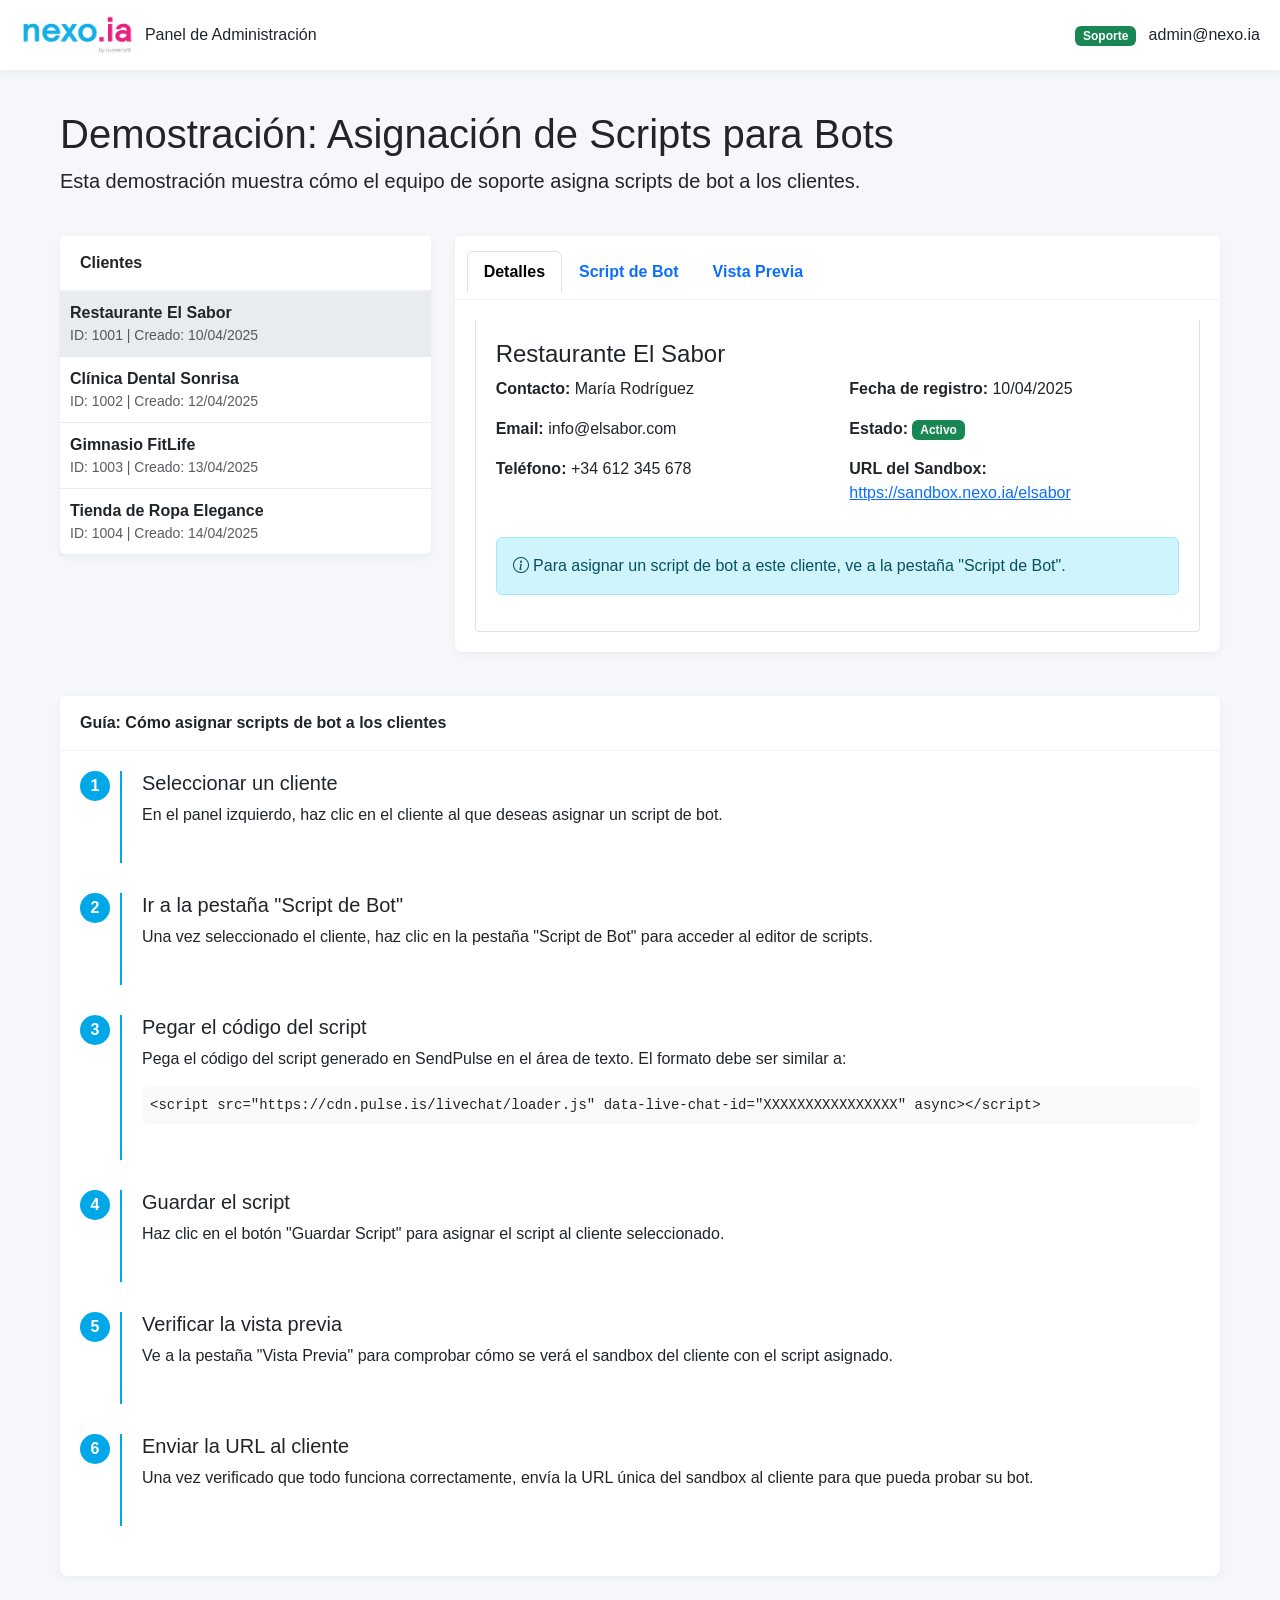
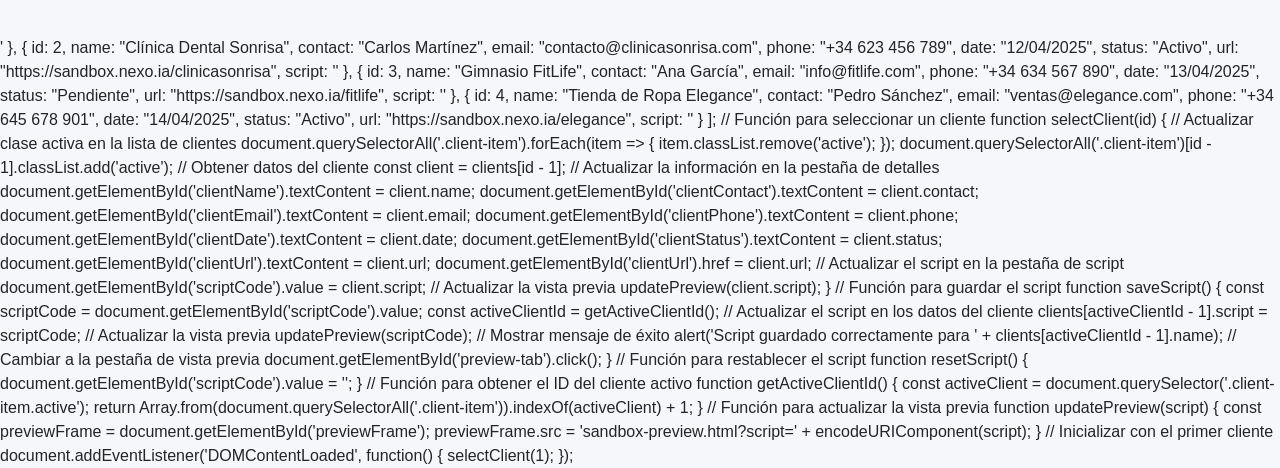
<file: index.html>
<!DOCTYPE html>
<html lang="es">
<head>
    <meta charset="UTF-8">
    <meta name="viewport" content="width=device-width, initial-scale=1.0">
    <title>Demo - Asignación de Scripts para Bots</title>
    <link href="https://cdn.jsdelivr.net/npm/bootstrap@5.3.0-alpha1/dist/css/bootstrap.min.css" rel="stylesheet">
    <link rel="stylesheet" href="https://cdn.jsdelivr.net/npm/bootstrap-icons@1.10.3/font/bootstrap-icons.css">
    <style>
        :root {
            --primary-color: #00A8E8;
            --secondary-color: #FF0066;
            --dark-color: #333333;
            --light-color: #F8F9FA;
        }
        
        body {
            font-family: 'Inter', -apple-system, BlinkMacSystemFont, 'Segoe UI', Roboto, Oxygen, Ubuntu, Cantarell, sans-serif;
            background-color: #f5f7fa;
            min-height: 100vh;
        }
        
        .header {
            background-color: white;
            padding: 15px 20px;
            box-shadow: 0 2px 10px rgba(0, 0, 0, 0.05);
            display: flex;
            justify-content: space-between;
            align-items: center;
        }
        
        .header .logo {
            display: flex;
            align-items: center;
        }
        
        .header .logo img {
            height: 40px;
            margin-right: 10px;
        }
        
        .main-content {
            padding: 40px 20px;
            max-width: 1200px;
            margin: 0 auto;
            width: 100%;
        }
        
        .card {
            border: none;
            border-radius: 8px;
            box-shadow: 0 2px 10px rgba(0, 0, 0, 0.05);
            margin-bottom: 20px;
        }
        
        .card-header {
            background-color: white;
            border-bottom: 1px solid rgba(0, 0, 0, 0.05);
            padding: 15px 20px;
            font-weight: 600;
        }
        
        .card-body {
            padding: 20px;
        }
        
        .btn-primary {
            background-color: var(--primary-color);
            border-color: var(--primary-color);
        }
        
        .btn-primary:hover {
            background-color: #0096cc;
            border-color: #0096cc;
        }
        
        .btn-secondary {
            background-color: var(--secondary-color);
            border-color: var(--secondary-color);
        }
        
        .btn-secondary:hover {
            background-color: #e6005c;
            border-color: #e6005c;
        }
        
        .preview-frame {
            width: 100%;
            height: 500px;
            border: 1px solid #ced4da;
            border-radius: 4px;
        }
        
        .step-container {
            position: relative;
            padding-left: 40px;
            margin-bottom: 30px;
        }
        
        .step-number {
            position: absolute;
            left: 0;
            top: 0;
            width: 30px;
            height: 30px;
            background-color: var(--primary-color);
            color: white;
            border-radius: 50%;
            display: flex;
            align-items: center;
            justify-content: center;
            font-weight: bold;
        }
        
        .step-content {
            border-left: 2px solid var(--primary-color);
            padding-left: 20px;
            padding-bottom: 20px;
        }
        
        .code-editor {
            font-family: monospace;
            height: 150px;
            border: 1px solid #ced4da;
            border-radius: 4px;
            padding: 10px;
            background-color: #f8f9fa;
            margin-bottom: 15px;
        }
        
        .client-list {
            max-height: 300px;
            overflow-y: auto;
        }
        
        .client-item {
            padding: 10px;
            border-bottom: 1px solid #e9ecef;
            cursor: pointer;
        }
        
        .client-item:hover {
            background-color: #f8f9fa;
        }
        
        .client-item.active {
            background-color: #e9ecef;
        }
        
        .tab-content {
            padding: 20px;
            border: 1px solid #dee2e6;
            border-top: none;
            border-radius: 0 0 4px 4px;
        }
    </style>
</head>
<body>
    <div class="header">
        <div class="logo">
            <img src="images/nexoia-logo.png" alt="Nexo.ia Logo">
            <span>Panel de Administración</span>
        </div>
        <div class="user-info">
            <span class="badge bg-success">Soporte</span>
            <span class="ms-2">admin@nexo.ia</span>
        </div>
    </div>
    
    <div class="main-content">
        <div class="row mb-4">
            <div class="col">
                <h1>Demostración: Asignación de Scripts para Bots</h1>
                <p class="lead">Esta demostración muestra cómo el equipo de soporte asigna scripts de bot a los clientes.</p>
            </div>
        </div>
        
        <div class="row">
            <div class="col-md-4">
                <div class="card">
                    <div class="card-header">
                        Clientes
                    </div>
                    <div class="card-body p-0">
                        <div class="client-list">
                            <div class="client-item active" onclick="selectClient(1)">
                                <strong>Restaurante El Sabor</strong>
                                <div class="small text-muted">ID: 1001 | Creado: 10/04/2025</div>
                            </div>
                            <div class="client-item" onclick="selectClient(2)">
                                <strong>Clínica Dental Sonrisa</strong>
                                <div class="small text-muted">ID: 1002 | Creado: 12/04/2025</div>
                            </div>
                            <div class="client-item" onclick="selectClient(3)">
                                <strong>Gimnasio FitLife</strong>
                                <div class="small text-muted">ID: 1003 | Creado: 13/04/2025</div>
                            </div>
                            <div class="client-item" onclick="selectClient(4)">
                                <strong>Tienda de Ropa Elegance</strong>
                                <div class="small text-muted">ID: 1004 | Creado: 14/04/2025</div>
                            </div>
                        </div>
                    </div>
                </div>
            </div>
            
            <div class="col-md-8">
                <div class="card">
                    <div class="card-header">
                        <ul class="nav nav-tabs card-header-tabs" id="clientTabs" role="tablist">
                            <li class="nav-item" role="presentation">
                                <button class="nav-link active" id="details-tab" data-bs-toggle="tab" data-bs-target="#details" type="button" role="tab" aria-controls="details" aria-selected="true">Detalles</button>
                            </li>
                            <li class="nav-item" role="presentation">
                                <button class="nav-link" id="script-tab" data-bs-toggle="tab" data-bs-target="#script" type="button" role="tab" aria-controls="script" aria-selected="false">Script de Bot</button>
                            </li>
                            <li class="nav-item" role="presentation">
                                <button class="nav-link" id="preview-tab" data-bs-toggle="tab" data-bs-target="#preview" type="button" role="tab" aria-controls="preview" aria-selected="false">Vista Previa</button>
                            </li>
                        </ul>
                    </div>
                    <div class="card-body">
                        <div class="tab-content" id="clientTabsContent">
                            <div class="tab-pane fade show active" id="details" role="tabpanel" aria-labelledby="details-tab">
                                <h4 id="clientName">Restaurante El Sabor</h4>
                                <div class="row mb-3">
                                    <div class="col-md-6">
                                        <p><strong>Contacto:</strong> <span id="clientContact">María Rodríguez</span></p>
                                        <p><strong>Email:</strong> <span id="clientEmail">info@elsabor.com</span></p>
                                        <p><strong>Teléfono:</strong> <span id="clientPhone">+34 612 345 678</span></p>
                                    </div>
                                    <div class="col-md-6">
                                        <p><strong>Fecha de registro:</strong> <span id="clientDate">10/04/2025</span></p>
                                        <p><strong>Estado:</strong> <span class="badge bg-success" id="clientStatus">Activo</span></p>
                                        <p><strong>URL del Sandbox:</strong> <a href="#" id="clientUrl">https://sandbox.nexo.ia/elsabor</a></p>
                                    </div>
                                </div>
                                <div class="alert alert-info">
                                    <i class="bi bi-info-circle"></i> Para asignar un script de bot a este cliente, ve a la pestaña "Script de Bot".
                                </div>
                            </div>
                            <div class="tab-pane fade" id="script" role="tabpanel" aria-labelledby="script-tab">
                                <h4>Asignar Script de Bot</h4>
                                <p>Pega el código del script generado en SendPulse para este cliente:</p>
                                <div class="mb-3">
                                    <label for="scriptCode" class="form-label">Código del Script</label>
                                    <textarea class="form-control code-editor" id="scriptCode" rows="5" placeholder="<script src=&quot;https://cdn.pulse.is/livechat/loader.js&quot; data-live-chat-id=&quot;XXXXXXXXXXXXXXXX&quot; async></script>"><script src="https://cdn.pulse.is/livechat/loader.js" data-live-chat-id="67eabd515dfe9165850922ec" async></script></textarea>
                                </div>
                                <div class="d-flex justify-content-between">
                                    <button type="button" class="btn btn-secondary" onclick="resetScript()">Restablecer</button>
                                    <button type="button" class="btn btn-primary" onclick="saveScript()">Guardar Script</button>
                                </div>
                            </div>
                            <div class="tab-pane fade" id="preview" role="tabpanel" aria-labelledby="preview-tab">
                                <h4>Vista Previa del Sandbox</h4>
                                <p>Así es como verá el cliente su sandbox de bot:</p>
                                <div class="preview-container">
                                    <iframe id="previewFrame" class="preview-frame" src="sandbox-preview.html"></iframe>
                                </div>
                            </div>
                        </div>
                    </div>
                </div>
            </div>
        </div>
        
        <div class="row mt-4">
            <div class="col">
                <div class="card">
                    <div class="card-header">
                        Guía: Cómo asignar scripts de bot a los clientes
                    </div>
                    <div class="card-body">
                        <div class="step-container">
                            <div class="step-number">1</div>
                            <div class="step-content">
                                <h5>Seleccionar un cliente</h5>
                                <p>En el panel izquierdo, haz clic en el cliente al que deseas asignar un script de bot.</p>
                            </div>
                        </div>
                        
                        <div class="step-container">
                            <div class="step-number">2</div>
                            <div class="step-content">
                                <h5>Ir a la pestaña "Script de Bot"</h5>
                                <p>Una vez seleccionado el cliente, haz clic en la pestaña "Script de Bot" para acceder al editor de scripts.</p>
                            </div>
                        </div>
                        
                        <div class="step-container">
                            <div class="step-number">3</div>
                            <div class="step-content">
                                <h5>Pegar el código del script</h5>
                                <p>Pega el código del script generado en SendPulse en el área de texto. El formato debe ser similar a:</p>
                                <pre class="bg-light p-2 rounded"><code>&lt;script src="https://cdn.pulse.is/livechat/loader.js" data-live-chat-id="XXXXXXXXXXXXXXXX" async&gt;&lt;/script&gt;</code></pre>
                            </div>
                        </div>
                        
                        <div class="step-container">
                            <div class="step-number">4</div>
                            <div class="step-content">
                                <h5>Guardar el script</h5>
                                <p>Haz clic en el botón "Guardar Script" para asignar el script al cliente seleccionado.</p>
                            </div>
                        </div>
                        
                        <div class="step-container">
                            <div class="step-number">5</div>
                            <div class="step-content">
                                <h5>Verificar la vista previa</h5>
                                <p>Ve a la pestaña "Vista Previa" para comprobar cómo se verá el sandbox del cliente con el script asignado.</p>
                            </div>
                        </div>
                        
                        <div class="step-container">
                            <div class="step-number">6</div>
                            <div class="step-content">
                                <h5>Enviar la URL al cliente</h5>
                                <p>Una vez verificado que todo funciona correctamente, envía la URL única del sandbox al cliente para que pueda probar su bot.</p>
                            </div>
                        </div>
                    </div>
                </div>
            </div>
        </div>
    </div>
    
    <script src="https://cdn.jsdelivr.net/npm/bootstrap@5.3.0-alpha1/dist/js/bootstrap.bundle.min.js"></script>
    <script>
        // Datos de ejemplo para los clientes
        const clients = [
            {
                id: 1,
                name: "Restaurante El Sabor",
                contact: "María Rodríguez",
                email: "info@elsabor.com",
                phone: "+34 612 345 678",
                date: "10/04/2025",
                status: "Activo",
                url: "https://sandbox.nexo.ia/elsabor",
                script: '<script src="https://cdn.pulse.is/livechat/loader.js" data-live-chat-id="67eabd515dfe9165850922ec" async></script>'
            },
            {
                id: 2,
                name: "Clínica Dental Sonrisa",
                contact: "Carlos Martínez",
                email: "contacto@clinicasonrisa.com",
                phone: "+34 623 456 789",
                date: "12/04/2025",
                status: "Activo",
                url: "https://sandbox.nexo.ia/clinicasonrisa",
                script: '<script src="https://cdn.pulse.is/livechat/loader.js" data-live-chat-id="89fabcd615dfe9165850933fd" async></script>'
            },
            {
                id: 3,
                name: "Gimnasio FitLife",
                contact: "Ana García",
                email: "info@fitlife.com",
                phone: "+34 634 567 890",
                date: "13/04/2025",
                status: "Pendiente",
                url: "https://sandbox.nexo.ia/fitlife",
                script: ''
            },
            {
                id: 4,
                name: "Tienda de Ropa Elegance",
                contact: "Pedro Sánchez",
                email: "ventas@elegance.com",
                phone: "+34 645 678 901",
                date: "14/04/2025",
                status: "Activo",
                url: "https://sandbox.nexo.ia/elegance",
                script: '<script src="https://cdn.pulse.is/livechat/loader.js" data-live-chat-id="12abcde715dfe9165850944gh" async></script>'
            }
        ];
        
        // Función para seleccionar un cliente
        function selectClient(id) {
            // Actualizar clase activa en la lista de clientes
            document.querySelectorAll('.client-item').forEach(item => {
                item.classList.remove('active');
            });
            document.querySelectorAll('.client-item')[id - 1].classList.add('active');
            
            // Obtener datos del cliente
            const client = clients[id - 1];
            
            // Actualizar la información en la pestaña de detalles
            document.getElementById('clientName').textContent = client.name;
            document.getElementById('clientContact').textContent = client.contact;
            document.getElementById('clientEmail').textContent = client.email;
            document.getElementById('clientPhone').textContent = client.phone;
            document.getElementById('clientDate').textContent = client.date;
            document.getElementById('clientStatus').textContent = client.status;
            document.getElementById('clientUrl').textContent = client.url;
            document.getElementById('clientUrl').href = client.url;
            
            // Actualizar el script en la pestaña de script
            document.getElementById('scriptCode').value = client.script;
            
            // Actualizar la vista previa
            updatePreview(client.script);
        }
        
        // Función para guardar el script
        function saveScript() {
            const scriptCode = document.getElementById('scriptCode').value;
            const activeClientId = getActiveClientId();
            
            // Actualizar el script en los datos del cliente
            clients[activeClientId - 1].script = scriptCode;
            
            // Actualizar la vista previa
            updatePreview(scriptCode);
            
            // Mostrar mensaje de éxito
            alert('Script guardado correctamente para ' + clients[activeClientId - 1].name);
            
            // Cambiar a la pestaña de vista previa
            document.getElementById('preview-tab').click();
        }
        
        // Función para restablecer el script
        function resetScript() {
            document.getElementById('scriptCode').value = '';
        }
        
        // Función para obtener el ID del cliente activo
        function getActiveClientId() {
            const activeClient = document.querySelector('.client-item.active');
            return Array.from(document.querySelectorAll('.client-item')).indexOf(activeClient) + 1;
        }
        
        // Función para actualizar la vista previa
        function updatePreview(script) {
            const previewFrame = document.getElementById('previewFrame');
            previewFrame.src = 'sandbox-preview.html?script=' + encodeURIComponent(script);
        }
        
        // Inicializar con el primer cliente
        document.addEventListener('DOMContentLoaded', function() {
            selectClient(1);
        });
    </script>
</body>
</html>
</file>
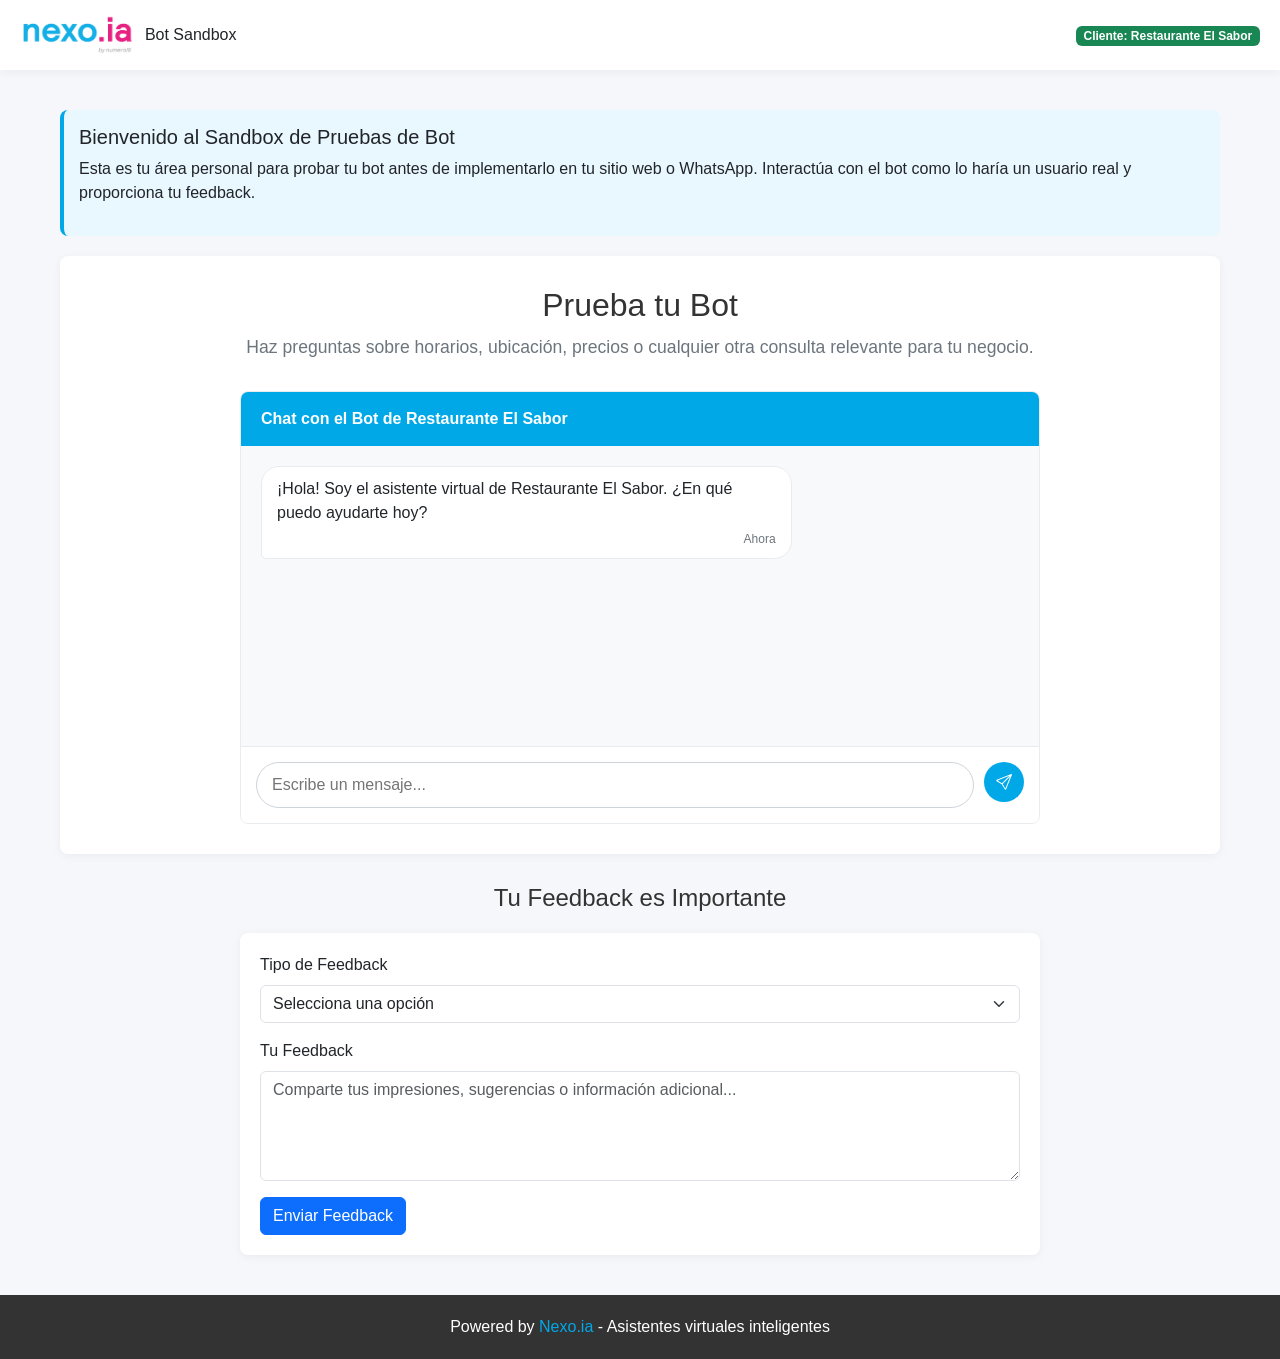
<file: client-view.html>
<!DOCTYPE html>
<html lang="es">
<head>
    <meta charset="UTF-8">
    <meta name="viewport" content="width=device-width, initial-scale=1.0">
    <title>Vista de Cliente - Bot Sandbox</title>
    <link href="https://cdn.jsdelivr.net/npm/bootstrap@5.3.0-alpha1/dist/css/bootstrap.min.css" rel="stylesheet">
    <style>
        :root {
            --primary-color: #00A8E8;
            --secondary-color: #FF0066;
            --dark-color: #333333;
            --light-color: #F8F9FA;
        }
        
        body {
            font-family: 'Inter', -apple-system, BlinkMacSystemFont, 'Segoe UI', Roboto, Oxygen, Ubuntu, Cantarell, sans-serif;
            background-color: #f5f7fa;
            min-height: 100vh;
            display: flex;
            flex-direction: column;
        }
        
        .header {
            background-color: white;
            padding: 15px 20px;
            box-shadow: 0 2px 10px rgba(0, 0, 0, 0.05);
            display: flex;
            justify-content: space-between;
            align-items: center;
        }
        
        .header .logo {
            display: flex;
            align-items: center;
        }
        
        .header .logo img {
            height: 40px;
            margin-right: 10px;
        }
        
        .main-content {
            flex: 1;
            padding: 40px 20px;
            max-width: 1200px;
            margin: 0 auto;
            width: 100%;
        }
        
        .sandbox-container {
            background-color: white;
            border-radius: 8px;
            box-shadow: 0 2px 10px rgba(0, 0, 0, 0.05);
            padding: 30px;
            margin-bottom: 30px;
        }
        
        .sandbox-header {
            margin-bottom: 30px;
            text-align: center;
        }
        
        .sandbox-header h1 {
            font-size: 2rem;
            color: var(--dark-color);
            margin-bottom: 10px;
        }
        
        .sandbox-header p {
            font-size: 1.1rem;
            color: #6c757d;
        }
        
        .chat-container {
            max-width: 800px;
            margin: 0 auto;
            border: 1px solid #e9ecef;
            border-radius: 8px;
            overflow: hidden;
        }
        
        .chat-header {
            background-color: var(--primary-color);
            color: white;
            padding: 15px 20px;
            font-weight: 600;
        }
        
        .chat-messages {
            height: 300px;
            overflow-y: auto;
            padding: 20px;
            background-color: #f8f9fa;
        }
        
        .message {
            margin-bottom: 15px;
            display: flex;
        }
        
        .message.bot {
            justify-content: flex-start;
        }
        
        .message.user {
            justify-content: flex-end;
        }
        
        .message-content {
            max-width: 70%;
            padding: 10px 15px;
            border-radius: 18px;
            position: relative;
        }
        
        .message.bot .message-content {
            background-color: white;
            border: 1px solid #e9ecef;
            border-bottom-left-radius: 5px;
        }
        
        .message.user .message-content {
            background-color: var(--primary-color);
            color: white;
            border-bottom-right-radius: 5px;
        }
        
        .message-time {
            font-size: 0.75rem;
            color: #6c757d;
            margin-top: 5px;
            text-align: right;
        }
        
        .message.user .message-time {
            color: rgba(255, 255, 255, 0.8);
        }
        
        .chat-input {
            display: flex;
            padding: 15px;
            background-color: white;
            border-top: 1px solid #e9ecef;
        }
        
        .chat-input input {
            flex: 1;
            padding: 10px 15px;
            border: 1px solid #ced4da;
            border-radius: 30px;
            margin-right: 10px;
        }
        
        .chat-input button {
            background-color: var(--primary-color);
            color: white;
            border: none;
            border-radius: 50%;
            width: 40px;
            height: 40px;
            display: flex;
            align-items: center;
            justify-content: center;
            cursor: pointer;
        }
        
        .chat-input button:hover {
            background-color: #0096cc;
        }
        
        .feedback-container {
            max-width: 800px;
            margin: 30px auto 0;
        }
        
        .feedback-header {
            margin-bottom: 20px;
            text-align: center;
        }
        
        .feedback-header h2 {
            font-size: 1.5rem;
            color: var(--dark-color);
        }
        
        .feedback-form {
            background-color: white;
            border-radius: 8px;
            box-shadow: 0 2px 10px rgba(0, 0, 0, 0.05);
            padding: 20px;
        }
        
        .footer {
            background-color: var(--dark-color);
            color: white;
            padding: 20px;
            text-align: center;
            margin-top: auto;
        }
        
        .footer p {
            margin: 0;
        }
        
        .footer a {
            color: var(--primary-color);
            text-decoration: none;
        }
        
        .footer a:hover {
            text-decoration: underline;
        }
        
        .client-info {
            background-color: #e9f7fe;
            border-radius: 8px;
            padding: 15px;
            margin-bottom: 20px;
            border-left: 4px solid var(--primary-color);
        }
        
        @media (max-width: 768px) {
            .main-content {
                padding: 20px 10px;
            }
            
            .sandbox-container {
                padding: 20px;
            }
            
            .message-content {
                max-width: 85%;
            }
        }
    </style>
</head>
<body>
    <div class="header">
        <div class="logo">
            <img src="images/nexoia-logo.png" alt="Nexo.ia Logo">
            <span>Bot Sandbox</span>
        </div>
        <div>
            <span class="badge bg-success">Cliente: Restaurante El Sabor</span>
        </div>
    </div>
    
    <div class="main-content">
        <div class="client-info">
            <h5>Bienvenido al Sandbox de Pruebas de Bot</h5>
            <p>Esta es tu área personal para probar tu bot antes de implementarlo en tu sitio web o WhatsApp. Interactúa con el bot como lo haría un usuario real y proporciona tu feedback.</p>
        </div>
        
        <div class="sandbox-container">
            <div class="sandbox-header">
                <h1>Prueba tu Bot</h1>
                <p>Haz preguntas sobre horarios, ubicación, precios o cualquier otra consulta relevante para tu negocio.</p>
            </div>
            
            <div class="chat-container">
                <div class="chat-header">
                    Chat con el Bot de Restaurante El Sabor
                </div>
                <div class="chat-messages" id="chatMessages">
                    <div class="message bot">
                        <div class="message-content">
                            ¡Hola! Soy el asistente virtual de Restaurante El Sabor. ¿En qué puedo ayudarte hoy?
                            <div class="message-time">Ahora</div>
                        </div>
                    </div>
                </div>
                <div class="chat-input">
                    <input type="text" id="messageInput" placeholder="Escribe un mensaje..." autocomplete="off">
                    <button id="sendButton">
                        <svg xmlns="http://www.w3.org/2000/svg" width="16" height="16" fill="currentColor" class="bi bi-send" viewBox="0 0 16 16">
                            <path d="M15.854.146a.5.5 0 0 1 .11.54l-5.819 14.547a.75.75 0 0 1-1.329.124l-3.178-4.995L.643 7.184a.75.75 0 0 1 .124-1.33L15.314.037a.5.5 0 0 1 .54.11ZM6.636 10.07l2.761 4.338L14.13 2.576 6.636 10.07Zm6.787-8.201L1.591 6.602l4.339 2.76 7.494-7.493Z"/>
                        </svg>
                    </button>
                </div>
            </div>
        </div>
        
        <div class="feedback-container">
            <div class="feedback-header">
                <h2>Tu Feedback es Importante</h2>
            </div>
            <div class="feedback-form">
                <form id="feedbackForm">
                    <div class="mb-3">
                        <label for="feedbackType" class="form-label">Tipo de Feedback</label>
                        <select class="form-select" id="feedbackType" name="feedback_type" required>
                            <option value="" selected disabled>Selecciona una opción</option>
                            <option value="approval">Aprobación - El bot funciona correctamente</option>
                            <option value="correction">Corrección - El bot necesita mejoras</option>
                            <option value="additional_info">Información Adicional - Tengo más datos para el bot</option>
                        </select>
                    </div>
                    
                    <div class="mb-3">
                        <label for="feedbackText" class="form-label">Tu Feedback</label>
                        <textarea class="form-control" id="feedbackText" name="feedback_text" rows="4" required placeholder="Comparte tus impresiones, sugerencias o información adicional..."></textarea>
                    </div>
                    
                    <button type="submit" class="btn btn-primary">Enviar Feedback</button>
                </form>
            </div>
        </div>
    </div>
    
    <div class="footer">
        <p>Powered by <a href="https://nexo.ia" target="_blank">Nexo.ia</a> - Asistentes virtuales inteligentes</p>
    </div>
    
    <script>
        // Elementos del DOM
        const chatMessages = document.getElementById('chatMessages');
        const messageInput = document.getElementById('messageInput');
        const sendButton = document.getElementById('sendButton');
        const feedbackForm = document.getElementById('feedbackForm');
        
        // Respuestas predefinidas para el bot de restaurante
        const botResponses = {
            'horario': 'Nuestro horario es de martes a domingo de 12:00 a 16:00 y de 20:00 a 00:00. Los lunes permanecemos cerrados.',
            'ubicacion': 'Estamos ubicados en Calle Gran Vía 123, Madrid. Puedes encontrarnos fácilmente en Google Maps.',
            'reserva': 'Para hacer una reserva, puedes llamarnos al teléfono +34 612 345 678 o hacerla directamente desde nuestra web www.elsabor.com/reservas',
            'menu': 'Nuestro menú incluye una variedad de platos mediterráneos con toques de fusión. Tenemos opciones vegetarianas, veganas y sin gluten. Puedes ver el menú completo en nuestra web.',
            'precio': 'El precio medio por persona es de 25-35€. Contamos con menú del día a 15€ (de martes a viernes al mediodía) y menú degustación a 45€.',
            'delivery': 'Sí, hacemos entregas a domicilio a través de nuestra propia plataforma o mediante Glovo y Uber Eats.',
            'covid': 'Seguimos todas las medidas de seguridad e higiene recomendadas. Nuestro personal está vacunado y usamos sistemas de purificación de aire.',
            'parking': 'No disponemos de parking propio, pero hay un aparcamiento público a 100 metros del restaurante.',
            'default': 'Gracias por tu pregunta. ¿Podrías ser más específico para poder ayudarte mejor?'
        };
        
        // Función para añadir un mensaje al chat
        function addMessage(text, isUser = false) {
            const messageDiv = document.createElement('div');
            messageDiv.className = `message ${isUser ? 'user' : 'bot'}`;
            
            const now = new Date();
            const hours = now.getHours().toString().padStart(2, '0');
            const minutes = now.getMinutes().toString().padStart(2, '0');
            const timeString = `${hours}:${minutes}`;
            
            messageDiv.innerHTML = `
                <div class="message-content">
                    ${text}
                    <div class="message-time">${timeString}</div>
                </div>
            `;
            
            chatMessages.appendChild(messageDiv);
            chatMessages.scrollTop = chatMessages.scrollHeight;
        }
        
        // Función para obtener respuesta del bot
        function getBotResponse(userMessage) {
            const message = userMessage.toLowerCase();
            
            if (message.includes('horario') || message.includes('hora') || message.includes('abierto')) {
                return botResponses.horario;
            } else if (message.includes('ubicacion') || message.includes('direccion') || message.includes('donde') || message.includes('lugar')) {
                return botResponses.ubicacion;
            } else if (message.includes('reserva') || message.includes('reservar') || message.includes('mesa')) {
                return botResponses.reserva;
            } else if (message.includes('menu') || message.includes('carta') || message.includes('platos') || message.includes('comida')) {
                return botResponses.menu;
            } else if (message.includes('precio') || message.includes('costo') || message.includes('cuanto') || message.includes('valor')) {
                return botResponses.precio;
            } else if (message.includes('delivery') || message.includes('domicilio') || message.includes('llevar') || message.includes('casa')) {
                return botResponses.delivery;
            } else if (message.includes('covid') || message.includes('seguridad') || message.includes('higiene') || message.includes('medidas')) {
                return botResponses.covid;
            } else if (message.includes('parking') || message.includes('aparcar') || message.includes('estacionar') || message.includes('aparcamiento')) {
                return botResponses.parking;
            } else {
                return botResponses.default;
            }
        }
        
        // Función para enviar un mensaje
        function sendMessage() {
            const text = messageInput.value.trim();
            if (text === '') return;
            
            // Añadir mensaje del usuario
            addMessage(text, true);
            messageInput.value = '';
            
            // Simular respuesta del bot
            setTimeout(() => {
                const botResponse = getBotResponse(text);
                addMessage(botResponse);
            }, 1000);
        }
        
        // Event listeners
        sendButton.addEventListener('click', sendMessage);
        
        messageInput.addEventListener('keypress', (e) => {
            if (e.key === 'Enter') {
                sendMessage();
                e.preventDefault();
            }
        });
        
        feedbackForm.addEventListener('submit', (e) => {
            e.preventDefault();
            const feedbackType = document.getElementById('feedbackType').value;
            const feedbackText = document.getElementById('feedbackText').value;
            
            if (feedbackType && feedbackText) {
                alert('¡Gracias por tu feedback! Ha sido enviado correctamente a nuestro equipo.');
                feedbackForm.reset();
            }
        });
    </script>
</body>
</html>
</file>
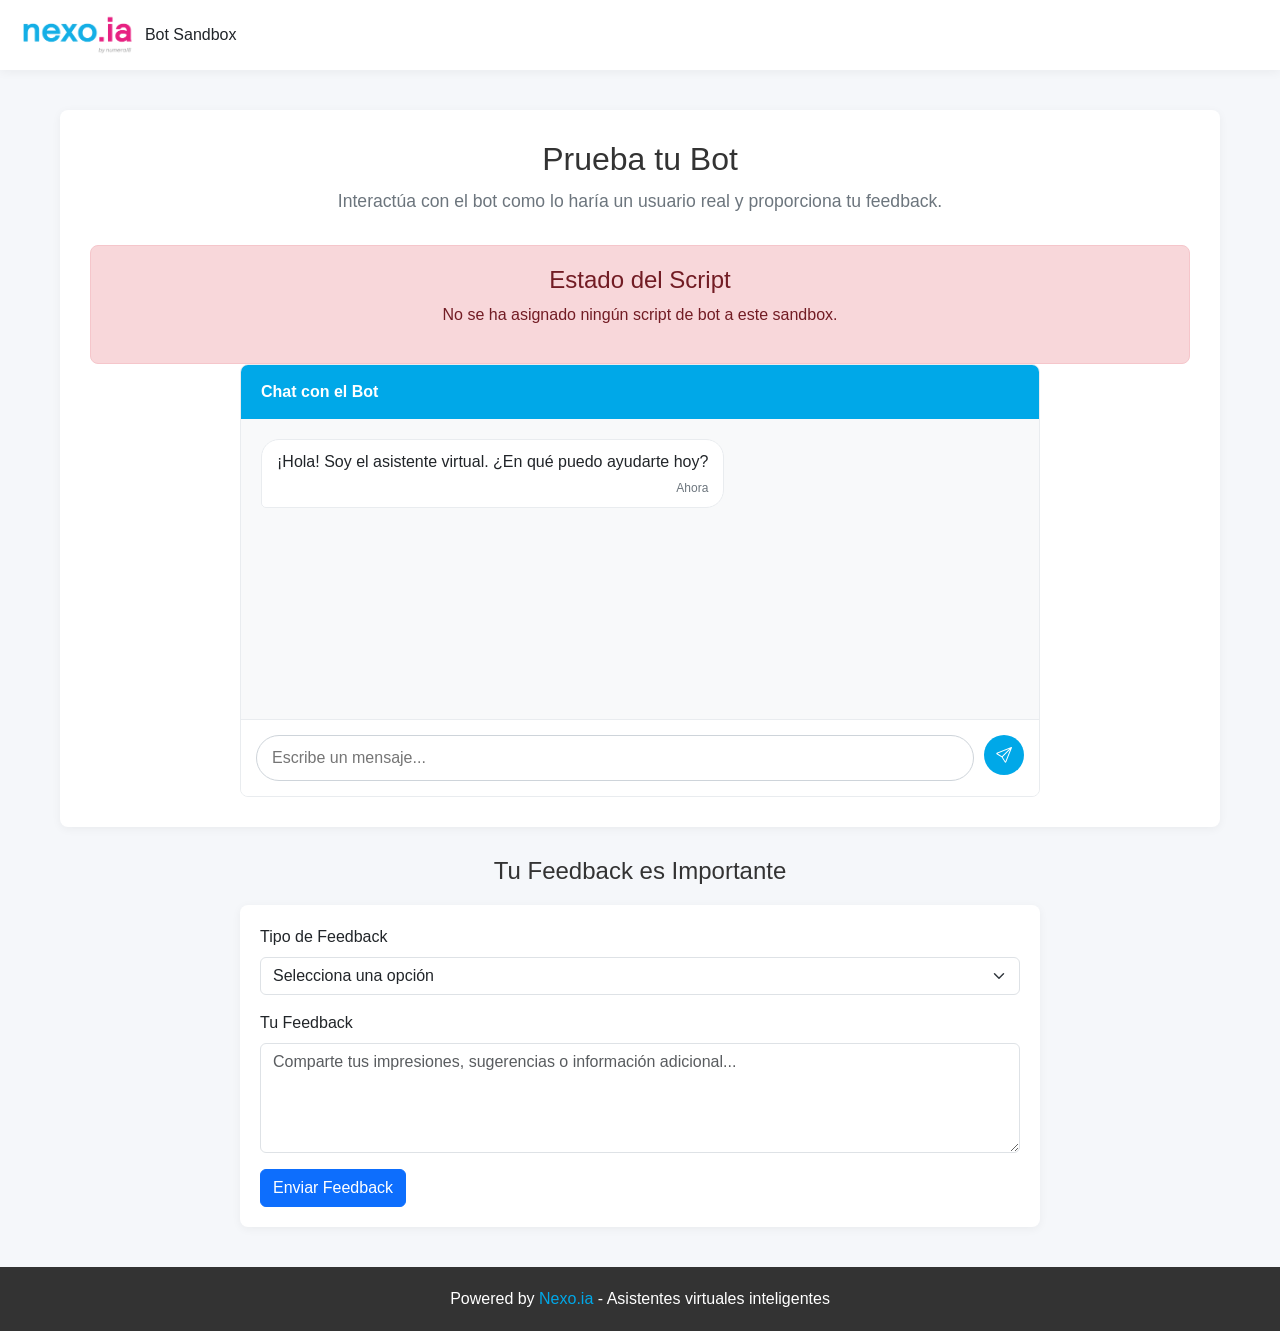
<file: sandbox-preview.html>
<!DOCTYPE html>
<html lang="es">
<head>
    <meta charset="UTF-8">
    <meta name="viewport" content="width=device-width, initial-scale=1.0">
    <title>Vista Previa del Sandbox</title>
    <link href="https://cdn.jsdelivr.net/npm/bootstrap@5.3.0-alpha1/dist/css/bootstrap.min.css" rel="stylesheet">
    <style>
        :root {
            --primary-color: #00A8E8;
            --secondary-color: #FF0066;
            --dark-color: #333333;
            --light-color: #F8F9FA;
        }
        
        body {
            font-family: 'Inter', -apple-system, BlinkMacSystemFont, 'Segoe UI', Roboto, Oxygen, Ubuntu, Cantarell, sans-serif;
            background-color: #f5f7fa;
            min-height: 100vh;
            display: flex;
            flex-direction: column;
        }
        
        .header {
            background-color: white;
            padding: 15px 20px;
            box-shadow: 0 2px 10px rgba(0, 0, 0, 0.05);
            display: flex;
            justify-content: space-between;
            align-items: center;
        }
        
        .header .logo {
            display: flex;
            align-items: center;
        }
        
        .header .logo img {
            height: 40px;
            margin-right: 10px;
        }
        
        .main-content {
            flex: 1;
            padding: 40px 20px;
            max-width: 1200px;
            margin: 0 auto;
            width: 100%;
        }
        
        .sandbox-container {
            background-color: white;
            border-radius: 8px;
            box-shadow: 0 2px 10px rgba(0, 0, 0, 0.05);
            padding: 30px;
            margin-bottom: 30px;
        }
        
        .sandbox-header {
            margin-bottom: 30px;
            text-align: center;
        }
        
        .sandbox-header h1 {
            font-size: 2rem;
            color: var(--dark-color);
            margin-bottom: 10px;
        }
        
        .sandbox-header p {
            font-size: 1.1rem;
            color: #6c757d;
        }
        
        .chat-container {
            max-width: 800px;
            margin: 0 auto;
            border: 1px solid #e9ecef;
            border-radius: 8px;
            overflow: hidden;
        }
        
        .chat-header {
            background-color: var(--primary-color);
            color: white;
            padding: 15px 20px;
            font-weight: 600;
        }
        
        .chat-messages {
            height: 300px;
            overflow-y: auto;
            padding: 20px;
            background-color: #f8f9fa;
        }
        
        .message {
            margin-bottom: 15px;
            display: flex;
        }
        
        .message.bot {
            justify-content: flex-start;
        }
        
        .message.user {
            justify-content: flex-end;
        }
        
        .message-content {
            max-width: 70%;
            padding: 10px 15px;
            border-radius: 18px;
            position: relative;
        }
        
        .message.bot .message-content {
            background-color: white;
            border: 1px solid #e9ecef;
            border-bottom-left-radius: 5px;
        }
        
        .message.user .message-content {
            background-color: var(--primary-color);
            color: white;
            border-bottom-right-radius: 5px;
        }
        
        .message-time {
            font-size: 0.75rem;
            color: #6c757d;
            margin-top: 5px;
            text-align: right;
        }
        
        .message.user .message-time {
            color: rgba(255, 255, 255, 0.8);
        }
        
        .chat-input {
            display: flex;
            padding: 15px;
            background-color: white;
            border-top: 1px solid #e9ecef;
        }
        
        .chat-input input {
            flex: 1;
            padding: 10px 15px;
            border: 1px solid #ced4da;
            border-radius: 30px;
            margin-right: 10px;
        }
        
        .chat-input button {
            background-color: var(--primary-color);
            color: white;
            border: none;
            border-radius: 50%;
            width: 40px;
            height: 40px;
            display: flex;
            align-items: center;
            justify-content: center;
            cursor: pointer;
        }
        
        .chat-input button:hover {
            background-color: #0096cc;
        }
        
        .feedback-container {
            max-width: 800px;
            margin: 30px auto 0;
        }
        
        .feedback-header {
            margin-bottom: 20px;
            text-align: center;
        }
        
        .feedback-header h2 {
            font-size: 1.5rem;
            color: var(--dark-color);
        }
        
        .feedback-form {
            background-color: white;
            border-radius: 8px;
            box-shadow: 0 2px 10px rgba(0, 0, 0, 0.05);
            padding: 20px;
        }
        
        .footer {
            background-color: var(--dark-color);
            color: white;
            padding: 20px;
            text-align: center;
            margin-top: auto;
        }
        
        .footer p {
            margin: 0;
        }
        
        .footer a {
            color: var(--primary-color);
            text-decoration: none;
        }
        
        .footer a:hover {
            text-decoration: underline;
        }
        
        .script-status {
            text-align: center;
            padding: 20px;
            margin-top: 20px;
            border-radius: 8px;
        }
        
        .script-status.active {
            background-color: #d4edda;
            color: #155724;
            border: 1px solid #c3e6cb;
        }
        
        .script-status.inactive {
            background-color: #f8d7da;
            color: #721c24;
            border: 1px solid #f5c6cb;
        }
        
        @media (max-width: 768px) {
            .main-content {
                padding: 20px 10px;
            }
            
            .sandbox-container {
                padding: 20px;
            }
            
            .message-content {
                max-width: 85%;
            }
        }
    </style>
</head>
<body>
    <div class="header">
        <div class="logo">
            <img src="images/nexoia-logo.png" alt="Nexo.ia Logo">
            <span>Bot Sandbox</span>
        </div>
    </div>
    
    <div class="main-content">
        <div class="sandbox-container">
            <div class="sandbox-header">
                <h1>Prueba tu Bot</h1>
                <p>Interactúa con el bot como lo haría un usuario real y proporciona tu feedback.</p>
            </div>
            
            <div id="scriptStatus" class="script-status inactive">
                <h4>Estado del Script</h4>
                <p id="scriptStatusText">No se ha asignado ningún script de bot a este sandbox.</p>
            </div>
            
            <div class="chat-container">
                <div class="chat-header">
                    Chat con el Bot
                </div>
                <div class="chat-messages" id="chatMessages">
                    <div class="message bot">
                        <div class="message-content">
                            ¡Hola! Soy el asistente virtual. ¿En qué puedo ayudarte hoy?
                            <div class="message-time">Ahora</div>
                        </div>
                    </div>
                </div>
                <div class="chat-input">
                    <input type="text" id="messageInput" placeholder="Escribe un mensaje..." autocomplete="off">
                    <button id="sendButton">
                        <svg xmlns="http://www.w3.org/2000/svg" width="16" height="16" fill="currentColor" class="bi bi-send" viewBox="0 0 16 16">
                            <path d="M15.854.146a.5.5 0 0 1 .11.54l-5.819 14.547a.75.75 0 0 1-1.329.124l-3.178-4.995L.643 7.184a.75.75 0 0 1 .124-1.33L15.314.037a.5.5 0 0 1 .54.11ZM6.636 10.07l2.761 4.338L14.13 2.576 6.636 10.07Zm6.787-8.201L1.591 6.602l4.339 2.76 7.494-7.493Z"/>
                        </svg>
                    </button>
                </div>
            </div>
        </div>
        
        <div class="feedback-container">
            <div class="feedback-header">
                <h2>Tu Feedback es Importante</h2>
            </div>
            <div class="feedback-form">
                <form id="feedbackForm">
                    <div class="mb-3">
                        <label for="feedbackType" class="form-label">Tipo de Feedback</label>
                        <select class="form-select" id="feedbackType" name="feedback_type" required>
                            <option value="" selected disabled>Selecciona una opción</option>
                            <option value="approval">Aprobación - El bot funciona correctamente</option>
                            <option value="correction">Corrección - El bot necesita mejoras</option>
                            <option value="additional_info">Información Adicional - Tengo más datos para el bot</option>
                        </select>
                    </div>
                    
                    <div class="mb-3">
                        <label for="feedbackText" class="form-label">Tu Feedback</label>
                        <textarea class="form-control" id="feedbackText" name="feedback_text" rows="4" required placeholder="Comparte tus impresiones, sugerencias o información adicional..."></textarea>
                    </div>
                    
                    <button type="submit" class="btn btn-primary">Enviar Feedback</button>
                </form>
            </div>
        </div>
    </div>
    
    <div class="footer">
        <p>Powered by <a href="https://nexo.ia" target="_blank">Nexo.ia</a> - Asistentes virtuales inteligentes</p>
    </div>
    
    <script>
        // Obtener el script de la URL
        function getScriptFromUrl() {
            const urlParams = new URLSearchParams(window.location.search);
            return urlParams.get('script') || '';
        }
        
        // Actualizar el estado del script
        function updateScriptStatus() {
            const script = getScriptFromUrl();
            const scriptStatus = document.getElementById('scriptStatus');
            const scriptStatusText = document.getElementById('scriptStatusText');
            
            if (script && script.includes('data-live-chat-id')) {
                scriptStatus.className = 'script-status active';
                scriptStatusText.textContent = 'Script de bot asignado correctamente. El bot está listo para ser probado.';
                
                // Extraer el ID del chat
                const chatIdMatch = script.match(/data-live-chat-id="([^"]+)"/);
                if (chatIdMatch && chatIdMatch[1]) {
                    const chatId = chatIdMatch[1];
                    scriptStatusText.textContent += ` (ID: ${chatId})`;
                }
            } else {
                scriptStatus.className = 'script-status inactive';
                scriptStatusText.textContent = 'No se ha asignado ningún script de bot a este sandbox.';
            }
        }
        
        // Elementos del DOM
        const chatMessages = document.getElementById('chatMessages');
        const messageInput = document.getElementById('messageInput');
        const sendButton = document.getElementById('sendButton');
        const feedbackForm = document.getElementById('feedbackForm');
        
        // Función para añadir un mensaje al chat
        function addMessage(text, isUser = false) {
            const messageDiv = document.createElement('div');
            messageDiv.className = `message ${isUser ? 'user' : 'bot'}`;
            
            const now = new Date();
            const hours = now.getHours().toString().padStart(2, '0');
            const minutes = now.getMinutes().toString().padStart(2, '0');
            const timeString = `${hours}:${minutes}`;
            
            messageDiv.innerHTML = `
                <div class="message-content">
                    ${text}
                    <div class="message-time">${timeString}</div>
                </div>
            `;
            
            chatMessages.appendChild(messageDiv);
            chatMessages.scrollTop = chatMessages.scrollHeight;
        }
        
        // Función para enviar un mensaje
        function sendMessage() {
            const text = messageInput.value.trim();
            if (text === '') return;
            
            // Añadir mensaje del usuario
            addMessage(text, true);
            messageInput.value = '';
            
            // Simular respuesta del bot
            setTimeout(() => {
                const script = getScriptFromUrl();
                let botResponse = "Gracias por tu mensaje. Estoy procesando tu consulta.";
                
                if (script && script.includes('data-live-chat-id')) {
                    // Si hay un script asignado, dar una respuesta más específica
                    if (text.toLowerCase().includes('hora') || text.toLowerCase().includes('horario')) {
                        botResponse = "Nuestro horario de atención es de lunes a viernes de 9:00 a 18:00 y sábados de 10:00 a 14:00.";
                    } else if (text.toLowerCase().includes('precio') || text.toLowerCase().includes('costo') || text.toLowerCase().includes('tarifa')) {
                        botResponse = "Los precios varían según el servicio. ¿Podrías especificar qué servicio te interesa?";
                    } else if (text.toLowerCase().includes('ubicación') || text.toLowerCase().includes('dirección') || text.toLowerCase().includes('donde')) {
                        botResponse = "Estamos ubicados en Calle Principal 123, Madrid. Puedes encontrarnos fácilmente en Google Maps.";
                    } else if (text.toLowerCase().includes('contacto') || text.toLowerCase().includes('teléfono') || text.toLowerCase().includes('email')) {
                        botResponse = "Puedes contactarnos al teléfono +34 612 345 678 o por email a info@empresa.com";
                    }
                } else {
                    // Si no hay script asignado, dar una respuesta genérica
                    botResponse = "Este es un bot de demostración. Para obtener respuestas personalizadas, el administrador debe asignar un script de bot a este sandbox.";
                }
                
                addMessage(botResponse);
            }, 1000);
        }
        
        // Event listeners
        sendButton.addEventListener('click', sendMessage);
        
        messageInput.addEventListener('keypress', (e) => {
            if (e.key === 'Enter') {
                sendMessage();
                e.preventDefault();
            }
        });
        
        feedbackForm.addEventListener('submit', (e) => {
            e.preventDefault();
            const feedbackType = document.getElementById('feedbackType').value;
            const feedbackText = document.getElementById('feedbackText').value;
            
            if (feedbackType && feedbackText) {
                alert('¡Gracias por tu feedback! Ha sido enviado correctamente.');
                feedbackForm.reset();
            }
        });
        
        // Inicializar
        document.addEventListener('DOMContentLoaded', function() {
            updateScriptStatus();
            
            // Insertar el script si existe
            const scriptCode = getScriptFromUrl();
            if (scriptCode) {
                const scriptElement = document.createElement('div');
                scriptElement.innerHTML = scriptCode;
                document.body.appendChild(scriptElement);
            }
        });
    </script>
</body>
</html>
</file>
